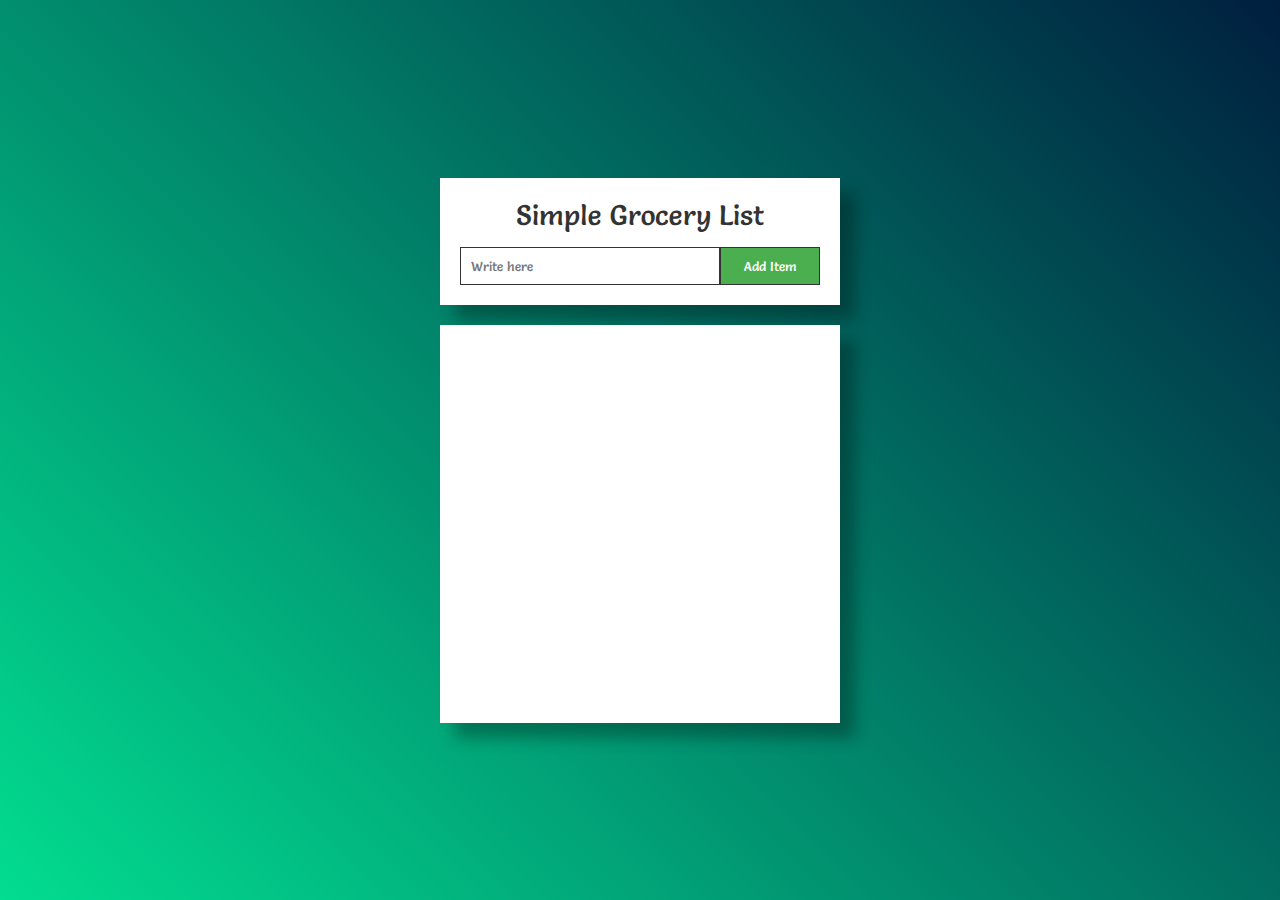
<file: first-projects/project - grocery list/index.html>
<!DOCTYPE html>
<html lang="en">
<head>
    <meta charset="UTF-8">
    <meta http-equiv="X-UA-Compatible" content="IE-edge">
    <meta name="viewport" content="width=device-width, initial-scale=1.0">
    <title> Grocery List </title>
    <link rel="stylesheet" href="style.css">
    <link rel="icon" href="imgs/cart.png.png" type="image/png">

</head>
<body>
    <div class="container">
        <div class="box"> 
            <h2> Simple Grocery List </h2>
            <form id="grocery"> 
                <input id="writeList" type="text" placeholder="Write here" required>
                <button> Add Item </button>
            </form>
        </div>
        <ol></ol>
    </div>
    <script src="script.js"> </script>
</body>
</html>
</file>
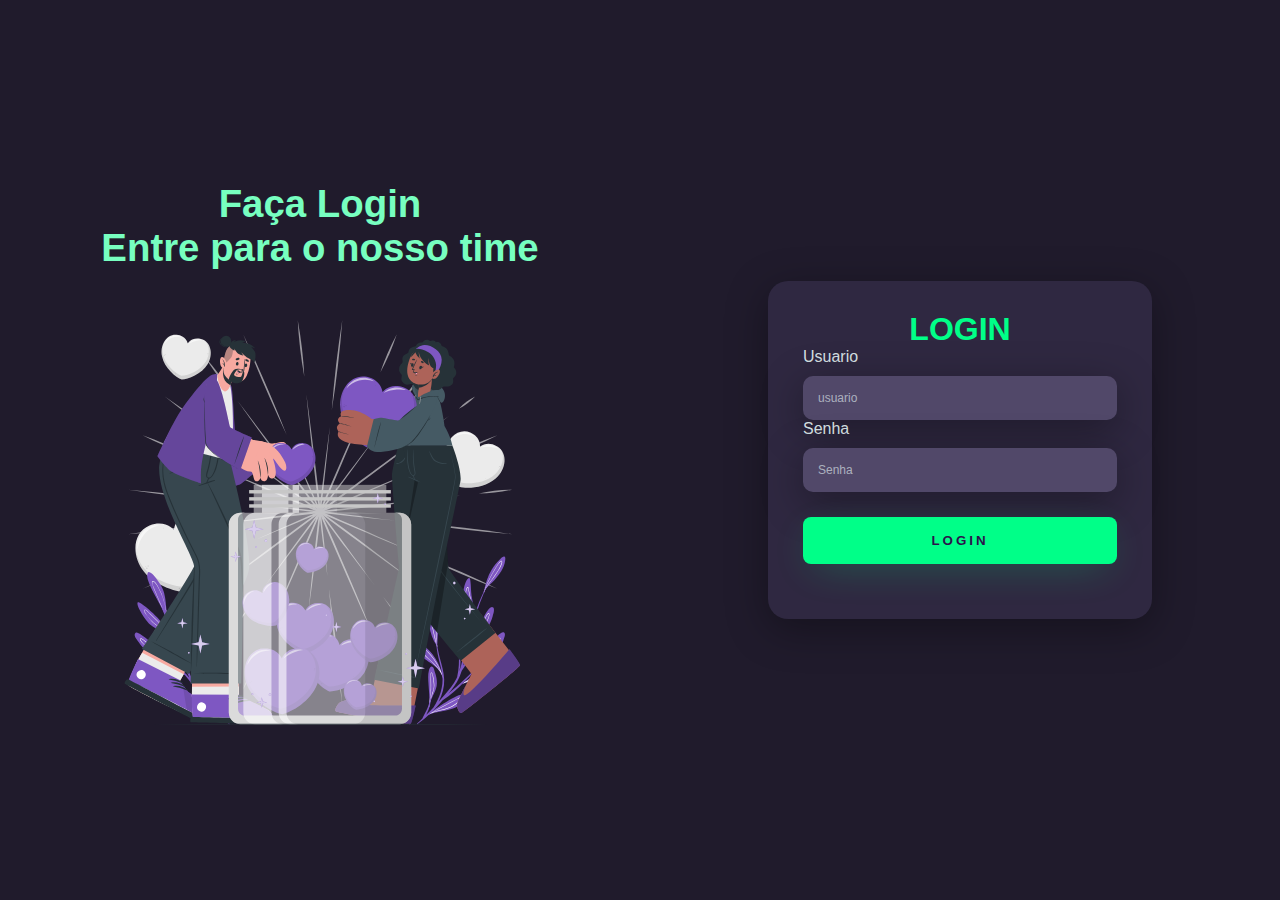
<file: first-projects/project - login/index.html>
<!DOCTYPE html>
<html lang="pt-br">
<head>
    <meta charset="UTF-8">
    <meta name="viewport" content="width=device-width, initial-scale=1.0">
    <title>Login Page</title>
    <link rel ="stylesheet" href ="style.css">
    <link rel="icon" href="imgs/favicon-32x32.png" type="image/png">
</head>

<body>
    <header>
        <div class="left-login">
            <h1> Faça Login <br> Entre para o nosso time </h1>
            <img src = "imgs/charity-animate.svg" class="left-login-img" alt = peoples>
        </div>
        <div class = "right-login">
            <div class = "card-login">
                <h1> LOGIN </h1>
                <div class = "textfield">
                    <label for="usuario"> Usuario </label>
                    <input type ="text" name="usuario" placeholder="usuario"> 
                </div>
                <div class = "textfield">
                    <label for="senha"> Senha </label>
                    <input type = "password" name ="senha" placeholder="Senha">
                </div>
                <button class="btn-login"> Login </button>
            </div>
        </div>
    </header>

    <main>

    </main>

</body>
</html>
</file>
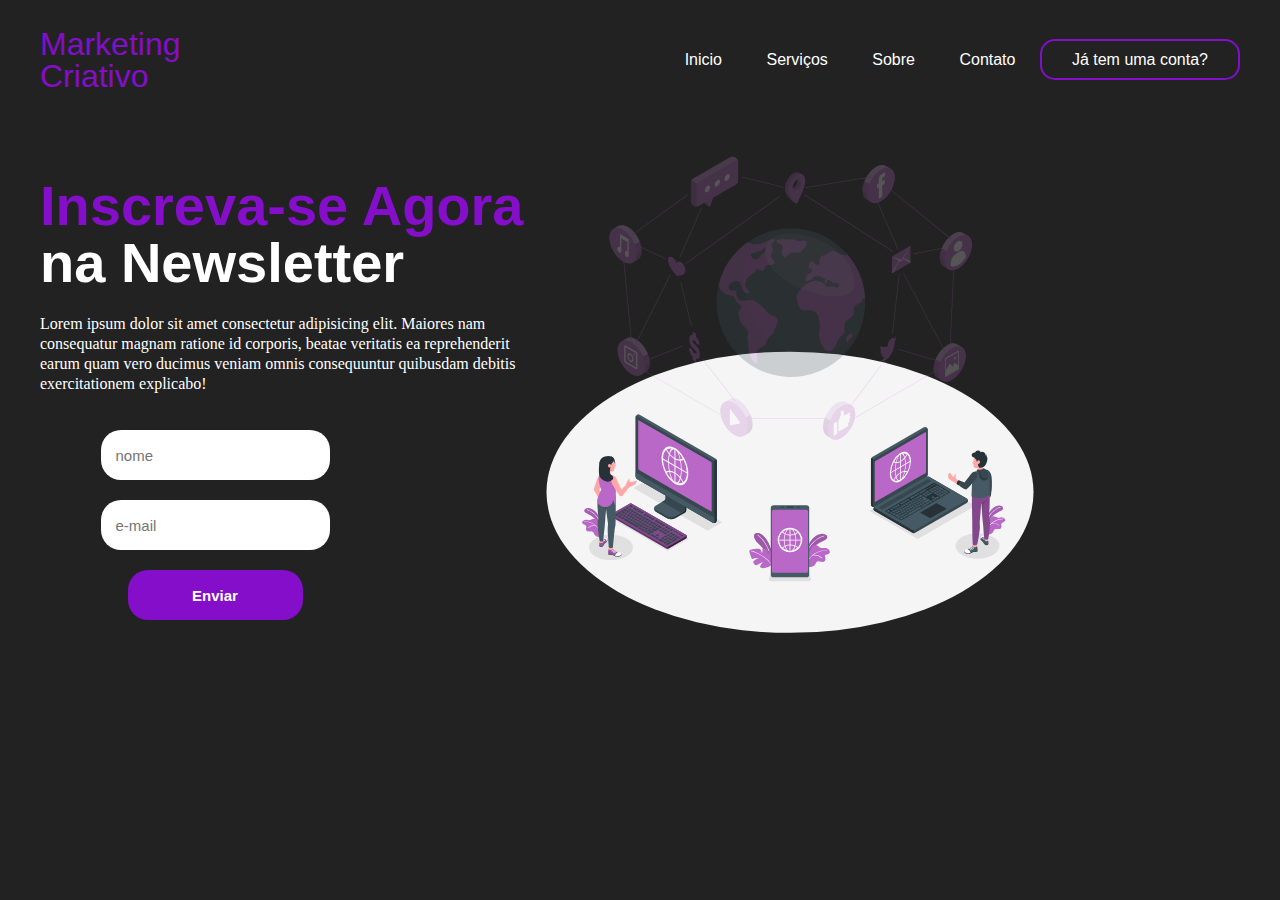
<file: first-projects/project - landing page/pagprincipal.html>
<!DOCTYPE html>
<html lang="pt-br">
<head>
    <meta charset="UTF-8">
    <meta name="viewport" content="width=device-width, initial-scale=1.0">
    <link rel ="stylesheet" href ="style.css">
    <link rel="icon" href="imgs/favicon-32x32.png" type="image/png">
    <title>Landing Page</title>
</head>

<body>
   <header>
        <div id="title"> 
            <h1> Marketing </h1>
            <h1> Criativo </h1>
        </div>
        <ul>
            <a href="#" target="_blank"><li>Inicio</li></a>
            <a href="#" target="_blank"><li>Serviços</li></a>
            <a href="#" target="_blank"><li>Sobre</li></a>
            <a href="#" target="_blank"><li>Contato</li></a>
            <a href="#" id="Inscreva-se-btn" target="_blank"><li>Já tem uma conta?</li></a>
        </ul>
   </header>
   
   <main>
        <aside>
            <h2><span>Inscreva-se Agora</span></h2>
            <h2> na Newsletter </h2>
            <p> Lorem ipsum dolor sit amet consectetur adipisicing elit. Maiores nam consequatur magnam ratione id corporis, beatae veritatis ea reprehenderit earum quam vero ducimus veniam omnis consequuntur quibusdam debitis exercitationem explicabo! </p>
            <form>
                <input type="text" placeholder="nome">
                <input type="email" placeholder="e-mail">
                <input type="submit" value="Enviar">
            </form>
        </aside>

        <article>
            <img src="imgs/online-world-animate.svg" alt="Mundo Animação">
        </article>
   </main>

</body>
</html>
</file>
<file: first-projects/project - grocery list/style.css>
@import url('https://fonts.googleapis.com/css2?family=Salsa&display=swap');

* {
    margin: 0;
    padding: 0;
    box-sizing: border-box;
    font-family: 'Salsa', sans-serif; }

body {
    display: flex;
    justify-content: center;
    align-items: center;
    min-height: 100vh;
    background: linear-gradient(45deg,  #02dd90, #001f3f); }

.container {
    position: relative;
    width: 400px;
    display: flex;
    flex-direction: column;
    gap: 20px; }

.container .box {
    position: relative;
    width: 400px;
    background: #fff;
    padding: 20px;
    box-shadow: 15px 15px 15px rgba(0,0,0,0.3); }

.container .box h2 {
    font-size: 1.75em;
    font-weight: 500;
    color: #333;
    margin-bottom: 15px;
    width: 100%;
    text-align: center; }

.container .box #grocery {
    position: relative;
    width: 100%;
    display: flex; }

.container .box #grocery input {
    position: relative;
    width: 100%;
    padding: 10px;
    border: 1px solid #333;
    outline: none; }

.container .box #grocery button {
    background: #4bae4f;
    color: #fff;
    min-width: 100px;
    font-weight: 500;
    border: 1px solid #333;
    cursor: pointer;
    outline: none; }

.container ol {
    position: relative;
    padding: 10px 20px 10px 40px;
    width: 100%;
    min-height: 398px;
    background: #fff repeating-linear-gradient(transparent 0%, transparent 99%, #000 99%, #000 100%); 
    background-size: 50px 50px;
    box-shadow: 15px 15px 15px rgba(0, 0, 0, 0.3); }

 .container ol li {
    position: relative;
    font-size: 1.5em;
    height: 50px;
    cursor: pointer;}

 .container ol li .remove {
    position: absolute;
    top: 5px;
    right: 0;
    width: 25px;
    height: 25px;
    background: url(imgs/trash.png.png);
    background-size: cover;
    border-radius: 50%;
    cursor: pointer;}

 .container ol li.done p {
    text-decoration: line-through;
    color: rgba(0,0,0,0.2);}

 .container ol li.done p:after {
    content: '';
    position: absolute;
    top: 5px;
    right: 35px;
    width: 25px;
    height: 25px;
    background: url(imgs/check.png.png);
    background-size: cover;
    border-radius: 50%;
    cursor: pointer;}
</file>
<file: first-projects/project - login/style.css>
@import url('https://fonts.googleapis.com/css2?family=Kanit:wght@300&family=Roboto+Mono&display=swap');

body {
    margin: 0;
    font-family: 'Roboto-Mono', sans-serif;}

body * {
    box-sizing: border-box;}

header {
    width: 100vw;
    height: 100vh;
    background:#201b2c;
    display: flex;
    justify-content: center;
    align-items: center;}

.left-login {
    width: 50vw;
    height: 100vh;
    display: flex;
    justify-content: center;
    align-items: center;
    flex-direction: column;}

.left-login > h1 {
    font-size: 3vw;
    color: #77ffc0;
    text-align: center;}

.left-login-img {
    width: 35vw;}

.right-login {
    width: 50vw;
    height: 100vh;
    display: flex;
    justify-content: center;
    align-items: center;}

.card-login {
    width: 60%;
    display: flex;
    justify-content: center;
    align-items: center;
    flex-direction: column;
    padding: 30px 35px;
    background: #2f2841;
    border-radius: 20px;
    box-shadow: 0px 10px 40px #00000056;}

.card-login > h1 {
    color: #00ff88;
    font-weight: 800;
    margin: 0;}

.textfield {
    width: 100%;
    display: flex;
    flex-direction: column;
    align-items: flex-start;
    justify-content: center;}

.textfield > input {
    width: 100%;
    border: none;
    border-radius: 10px;
    padding: 15px;
    background: #514869;
    color: #f0ffffde;
    font-size: 12px;
    box-shadow: 0px 10px 40px #00000056;
    outline: none;
    box-sizing: border-box;} 

.textfield > label {
    color: #f0ffffde;
    margin-bottom: 10px;}

.textfield >input::placeholder {
    color: #f0ffff94;}

.btn-login {
    width: 100%;
    padding: 16px 0px;
    margin: 25px;
    border: none;
    border-radius: 8px;
    outline: none;
    text-transform: uppercase;
    font-weight: 800;
    letter-spacing: 3px;
    color: #2b134b;
    background: #00ff88;
    cursor: pointer;
    box-shadow: 0px 10px 40px -12px #00ff8052;}

@media only screen and (max-width: 950px) {
    .card-login{
        width: 85%;}
}

@media only screen and (max-width: 600px) {
    header {
        .left-login > h1 {
        display: none;}
        
        .left-login{
        width: 100%;
        height: auto;}
        
        .left-login-img {
        width: 50vw;  }
    }
}
</file>
<file: first-projects/project - landing page/style.css>
@import url('https://fonts.googleapis.com/css2?family=Kanit:wght@300&family=Roboto+Mono&display=swap');

body {
    font-family: 'Roboto-Mono', sans-serif;
    background-color: rgb(34, 34, 34);
    color: white;
    max-width: 1200px;
    padding: 15px; 
    margin: 0 auto;}

header{
    display: flex;
    flex-direction: row;
    justify-content: space-between;
    align-items: center;}

#title {
    flex-direction: column;
    line-height: 10px;
    color: rgb(132, 14, 201);}

li {
    display: inline-block;
    margin: 20px;}

a {
    color: white;}

a:hover {
    color: rgb(132, 14, 201);
    transition: 0.3s all;}

#Inscreva-se-btn {
    border: 2px solid rgb(132, 14, 201);
    border-radius: 15px;
    padding: 10px;}
    
#Inscreva-se-btn:hover {
    background-color: rgb(132, 14, 201);
    color: white;}

h1 {
    font-weight: 200;}
    
main {
    display: flex;
    flex-direction: row;
    margin-top: 50px;}

h2 {
    font-size: 56px;
    line-height: 10px;}

span{
    color: rgb(132, 14, 201);}

p {
    line-height: 20px;
    max-width: 500px;
    font-family: 'Roboto-Mono';}

img {
    width: 500px;}

form {
    display: flex;
    flex-direction: column;
    width: 70%;
    align-items: center;}

form [type="submit"] {
    height: 50px;
    width: 50%;
    background-color: rgb(132, 14, 201);
    color: white;
    font-weight: bold;}

form [type="submit"]:hover {
    cursor: pointer;}

input {
    margin-top: 20px;
    height: 20px;
    padding: 15px;
    border: none;
    border-radius: 20px;
    font-size: 15px;}


    @media screen and (max-width:1050px) {
    header {
        flex-direction: column;}

    main {
        flex-direction: column;}

    h2 {
        font-size: 30px;}

    form {
        margin: 0 auto;
        width: 100%;}

    input {
        align-self: center;}

    img {
        display: none;} }
</file>
